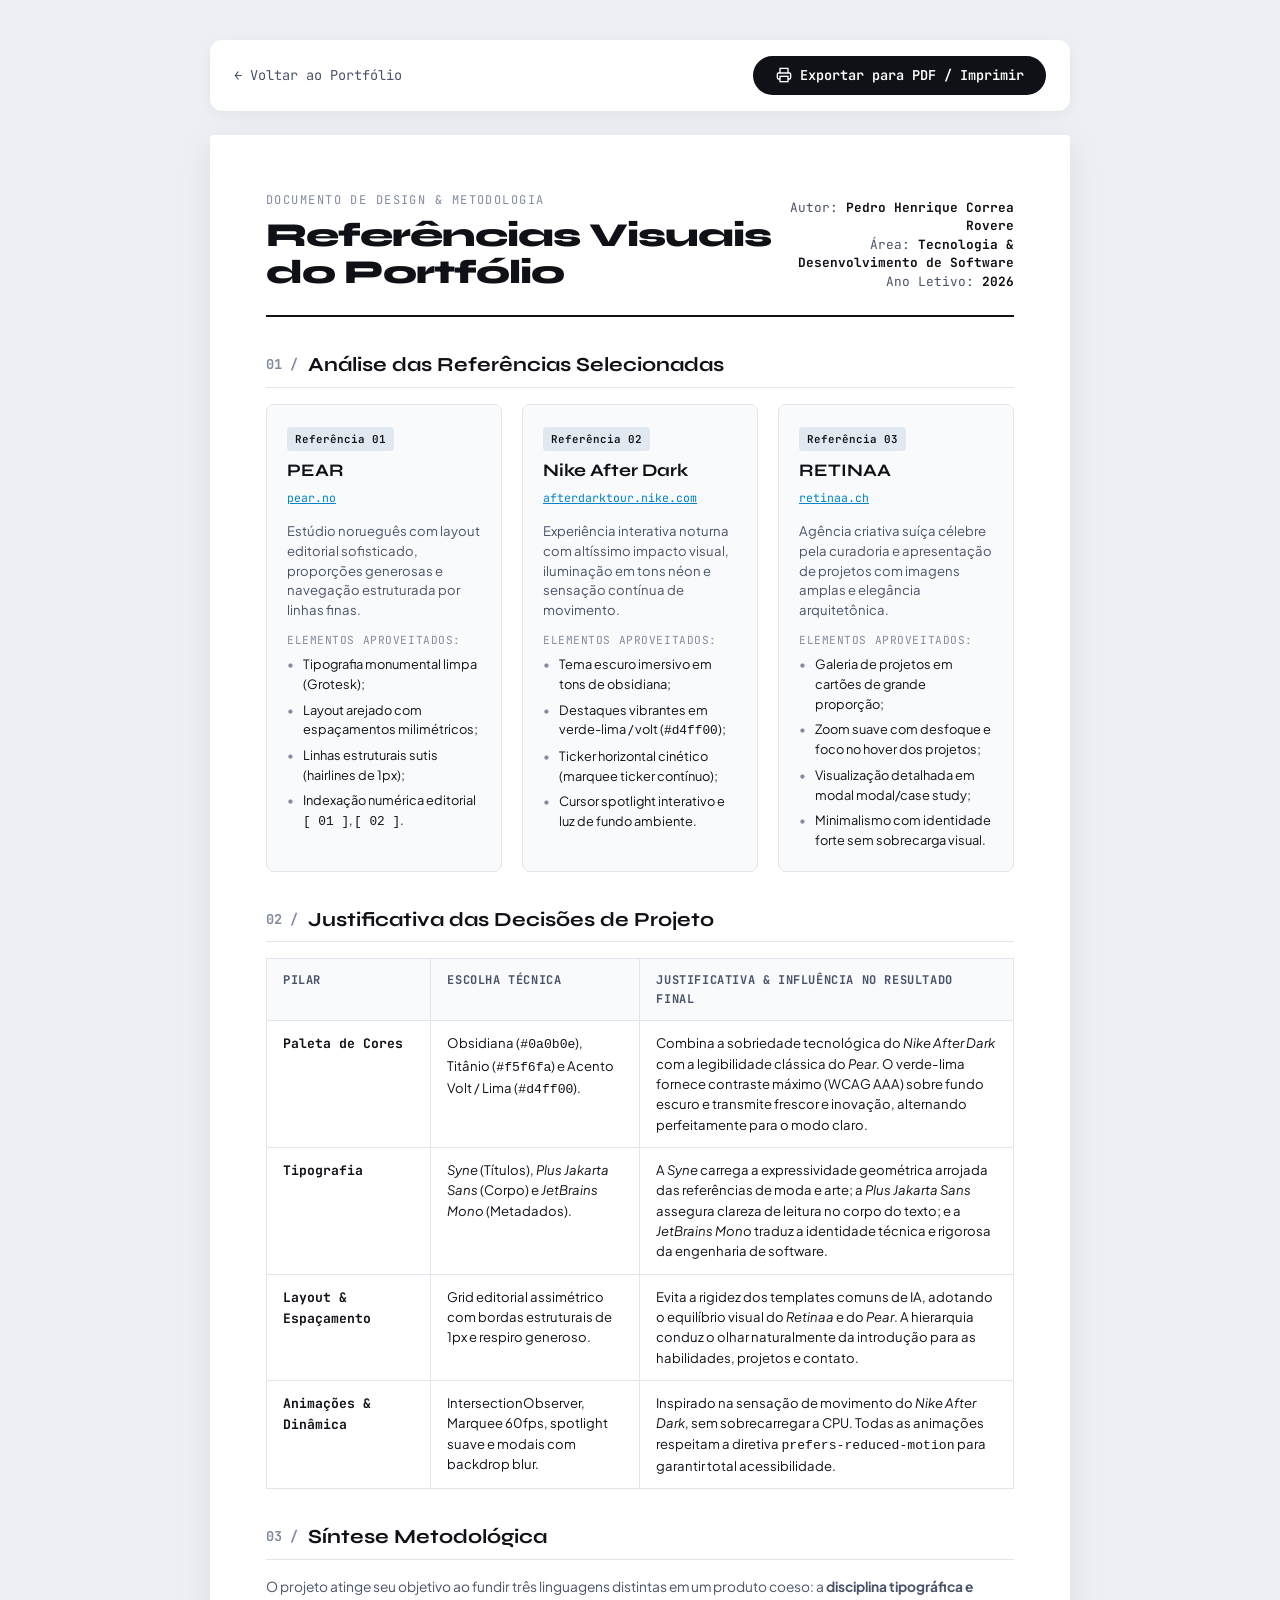
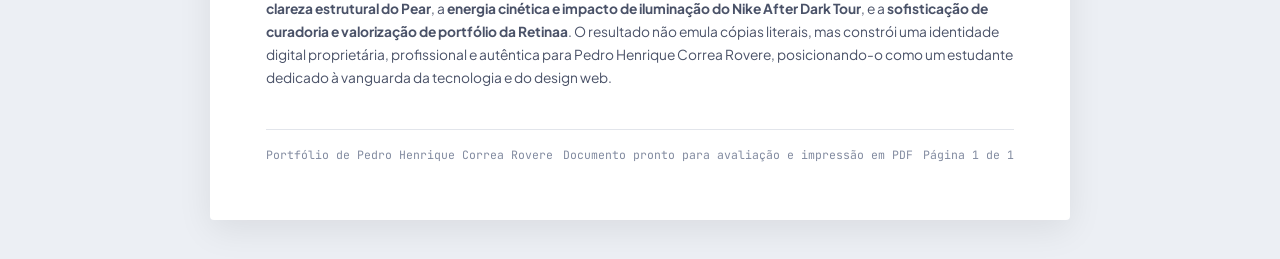
<file: referencias-visuais.html>
<!DOCTYPE html>
<html lang="pt-BR">
<head>
  <meta charset="UTF-8">
  <meta name="viewport" content="width=device-width, initial-scale=1.0">
  <title>Referências Visuais do Portfólio — Pedro Henrique Correa Rovere</title>
  
  <link rel="preconnect" href="https://fonts.googleapis.com">
  <link rel="preconnect" href="https://fonts.gstatic.com" crossorigin>
  <link href="https://fonts.googleapis.com/css2?family=JetBrains+Mono:wght@400;500;600&family=Plus+Jakarta+Sans:wght@400;500;600;700&family=Syne:wght@600;700;800&display=swap" rel="stylesheet">

  <style>
    /* Reset & Variáveis para Documento A4 / Editorial */
    *, *::before, *::after {
      box-sizing: border-box;
      margin: 0;
      padding: 0;
    }

    :root {
      --font-display: 'Syne', sans-serif;
      --font-body: 'Plus Jakarta Sans', sans-serif;
      --font-mono: 'JetBrains Mono', monospace;
      --ink-primary: #0f1117;
      --ink-secondary: #4a5268;
      --ink-muted: #828ba0;
      --border-color: #e2e5eb;
      --accent-lime: #a3e635;
      --accent-dark: #166534;
      --bg-page: #ffffff;
      --bg-subtle: #f8fafc;
    }

    body {
      font-family: var(--font-body);
      background-color: #eceff4;
      color: var(--ink-primary);
      line-height: 1.55;
      padding: 2.5rem 1rem;
      display: flex;
      flex-direction: column;
      align-items: center;
      -webkit-font-smoothing: antialiased;
    }

    /* Barra de Ações (Apenas na tela) */
    .print-actions-bar {
      max-width: 860px;
      width: 100%;
      margin-bottom: 1.5rem;
      display: flex;
      justify-content: space-between;
      align-items: center;
      background: #ffffff;
      padding: 1rem 1.5rem;
      border-radius: 12px;
      box-shadow: 0 4px 15px rgba(0,0,0,0.05);
    }

    .btn-print {
      background: var(--ink-primary);
      color: #ffffff;
      border: none;
      padding: 0.65rem 1.4rem;
      border-radius: 9999px;
      font-family: var(--font-mono);
      font-size: 0.85rem;
      font-weight: 600;
      cursor: pointer;
      display: inline-flex;
      align-items: center;
      gap: 0.5rem;
      transition: background 0.2s;
    }

    .btn-print:hover {
      background: #252a36;
    }

    .btn-back {
      color: var(--ink-secondary);
      text-decoration: none;
      font-family: var(--font-mono);
      font-size: 0.85rem;
      display: inline-flex;
      align-items: center;
      gap: 0.4rem;
    }

    .btn-back:hover {
      color: var(--ink-primary);
    }

    /* Página Documento Estilo Monografia A4 */
    .document-page {
      background: var(--bg-page);
      width: 100%;
      max-width: 860px;
      min-height: 1100px;
      padding: 3.5rem 3.5rem;
      box-shadow: 0 10px 35px rgba(0,0,0,0.08);
      border-radius: 4px;
      position: relative;
    }

    /* Cabeçalho do Documento */
    .doc-header {
      border-bottom: 2px solid var(--ink-primary);
      padding-bottom: 1.5rem;
      margin-bottom: 2rem;
      display: flex;
      justify-content: space-between;
      align-items: flex-end;
    }

    .doc-category-tag {
      font-family: var(--font-mono);
      font-size: 0.75rem;
      letter-spacing: 0.12em;
      text-transform: uppercase;
      color: var(--ink-muted);
      margin-bottom: 0.5rem;
    }

    .doc-title {
      font-family: var(--font-display);
      font-size: 2.1rem;
      font-weight: 800;
      letter-spacing: -0.03em;
      line-height: 1.1;
      color: var(--ink-primary);
    }

    .doc-meta {
      font-family: var(--font-mono);
      font-size: 0.8rem;
      color: var(--ink-secondary);
      text-align: right;
      line-height: 1.45;
    }

    .doc-meta strong {
      color: var(--ink-primary);
    }

    /* Seções de Conteúdo */
    .doc-section {
      margin-bottom: 2rem;
    }

    .doc-section-title {
      font-family: var(--font-display);
      font-size: 1.25rem;
      font-weight: 700;
      color: var(--ink-primary);
      margin-bottom: 1rem;
      display: flex;
      align-items: center;
      gap: 0.6rem;
      border-bottom: 1px solid var(--border-color);
      padding-bottom: 0.4rem;
    }

    .doc-section-title span.num {
      font-family: var(--font-mono);
      font-size: 0.85rem;
      color: var(--ink-muted);
    }

    /* Grid de Referências */
    .refs-grid {
      display: grid;
      grid-template-columns: repeat(3, 1fr);
      gap: 1.25rem;
      margin-bottom: 1.5rem;
    }

    .ref-card {
      background: var(--bg-subtle);
      border: 1px solid var(--border-color);
      border-radius: 8px;
      padding: 1.25rem;
      display: flex;
      flex-direction: column;
    }

    .ref-header {
      margin-bottom: 0.75rem;
    }

    .ref-badge {
      font-family: var(--font-mono);
      font-size: 0.68rem;
      font-weight: 600;
      color: var(--ink-primary);
      background: #e2e8f0;
      padding: 0.2rem 0.5rem;
      border-radius: 4px;
      display: inline-block;
      margin-bottom: 0.4rem;
    }

    .ref-name {
      font-family: var(--font-display);
      font-size: 1.1rem;
      font-weight: 700;
      color: var(--ink-primary);
    }

    .ref-url {
      font-family: var(--font-mono);
      font-size: 0.72rem;
      color: #0284c7;
      word-break: break-all;
      margin-bottom: 0.75rem;
      text-decoration: underline;
    }

    .ref-desc {
      font-size: 0.82rem;
      color: var(--ink-secondary);
      line-height: 1.5;
      margin-bottom: 0.75rem;
    }

    .ref-list-title {
      font-family: var(--font-mono);
      font-size: 0.7rem;
      text-transform: uppercase;
      letter-spacing: 0.05em;
      color: var(--ink-muted);
      margin-bottom: 0.4rem;
    }

    .ref-elements-list {
      list-style: none;
      font-size: 0.8rem;
      color: var(--ink-primary);
      display: flex;
      flex-direction: column;
      gap: 0.35rem;
    }

    .ref-elements-list li {
      position: relative;
      padding-left: 1rem;
    }

    .ref-elements-list li::before {
      content: "•";
      position: absolute;
      left: 0;
      color: var(--ink-muted);
    }

    /* Racional de Design (Tabela / Grid de Justificativas) */
    .rationale-table {
      width: 100%;
      border-collapse: collapse;
      margin-top: 1rem;
      font-size: 0.82rem;
    }

    .rationale-table th,
    .rationale-table td {
      border: 1px solid var(--border-color);
      padding: 0.75rem 1rem;
      text-align: left;
      vertical-align: top;
    }

    .rationale-table th {
      background: var(--bg-subtle);
      font-family: var(--font-mono);
      font-size: 0.75rem;
      text-transform: uppercase;
      letter-spacing: 0.05em;
      color: var(--ink-secondary);
    }

    .rationale-table td strong {
      font-family: var(--font-mono);
      color: var(--ink-primary);
    }

    /* Síntese & Conclusão */
    .synthesis-text {
      font-size: 0.86rem;
      color: var(--ink-secondary);
      line-height: 1.65;
      margin-top: 0.75rem;
    }

    .doc-footer {
      border-top: 1px solid var(--border-color);
      padding-top: 1rem;
      margin-top: 2.5rem;
      display: flex;
      justify-content: space-between;
      font-family: var(--font-mono);
      font-size: 0.72rem;
      color: var(--ink-muted);
    }

    /* --- REGRAS DE IMPRESSÃO / EXPORTAÇÃO PDF --- */
    @media print {
      body {
        background: transparent;
        padding: 0;
      }
      .print-actions-bar {
        display: none !important;
      }
      .document-page {
        box-shadow: none;
        border: none;
        padding: 0;
        max-width: 100%;
        min-height: auto;
      }
      @page {
        margin: 1.5cm;
        size: A4 portrait;
      }
    }

    @media (max-width: 768px) {
      .refs-grid {
        grid-template-columns: 1fr;
      }
      .document-page {
        padding: 2rem 1.5rem;
      }
      .doc-header {
        flex-direction: column;
        align-items: flex-start;
        gap: 1rem;
      }
      .doc-meta {
        text-align: left;
      }
    }
  </style>
</head>
<body>

  <!-- Barra de Ações na Tela -->
  <div class="print-actions-bar">
    <a href="index.html" class="btn-back">
      ← Voltar ao Portfólio
    </a>
    <button class="btn-print" onclick="window.print()">
      <svg width="16" height="16" viewBox="0 0 24 24" fill="none" stroke="currentColor" stroke-width="2"><polyline points="6 9 6 2 18 2 18 9"></polyline><path d="M6 18H4a2 2 0 0 1-2-2v-5a2 2 0 0 1 2-2h16a2 2 0 0 1 2 2v5a2 2 0 0 1-2 2h-2"></path><rect x="6" y="14" width="12" height="8"></rect></svg>
      Exportar para PDF / Imprimir
    </button>
  </div>

  <!-- Folha Principal do Documento -->
  <article class="document-page">
    
    <!-- Cabeçalho -->
    <header class="doc-header">
      <div>
        <div class="doc-category-tag">Documento de Design & Metodologia</div>
        <h1 class="doc-title">Referências Visuais do Portfólio</h1>
      </div>
      <div class="doc-meta">
        <div>Autor: <strong>Pedro Henrique Correa Rovere</strong></div>
        <div>Área: <strong>Tecnologia & Desenvolvimento de Software</strong></div>
        <div>Ano Letivo: <strong>2026</strong></div>
      </div>
    </header>

    <!-- Seção 1: As 3 Referências Visuais -->
    <section class="doc-section">
      <h2 class="doc-section-title">
        <span class="num">01 /</span> Análise das Referências Selecionadas
      </h2>
      
      <div class="refs-grid">
        
        <!-- Referência 1: PEAR -->
        <div class="ref-card">
          <div class="ref-header">
            <span class="ref-badge">Referência 01</span>
            <h3 class="ref-name">PEAR</h3>
            <a href="https://pear.no/?ref=siteinspire" target="_blank" class="ref-url">pear.no</a>
          </div>
          <p class="ref-desc">
            Estúdio norueguês com layout editorial sofisticado, proporções generosas e navegação estruturada por linhas finas.
          </p>
          <div class="ref-list-title">Elementos Aproveitados:</div>
          <ul class="ref-elements-list">
            <li>Tipografia monumental limpa (Grotesk);</li>
            <li>Layout arejado com espaçamentos milimétricos;</li>
            <li>Linhas estruturais sutis (hairlines de 1px);</li>
            <li>Indexação numérica editorial <code>[ 01 ]</code>, <code>[ 02 ]</code>.</li>
          </ul>
        </div>

        <!-- Referência 2: NIKE AFTER DARK TOUR -->
        <div class="ref-card">
          <div class="ref-header">
            <span class="ref-badge">Referência 02</span>
            <h3 class="ref-name">Nike After Dark</h3>
            <a href="https://www.afterdarktour.nike.com/en/la" target="_blank" class="ref-url">afterdarktour.nike.com</a>
          </div>
          <p class="ref-desc">
            Experiência interativa noturna com altíssimo impacto visual, iluminação em tons néon e sensação contínua de movimento.
          </p>
          <div class="ref-list-title">Elementos Aproveitados:</div>
          <ul class="ref-elements-list">
            <li>Tema escuro imersivo em tons de obsidiana;</li>
            <li>Destaques vibrantes em verde-lima / volt (<code>#d4ff00</code>);</li>
            <li>Ticker horizontal cinético (marquee ticker contínuo);</li>
            <li>Cursor spotlight interativo e luz de fundo ambiente.</li>
          </ul>
        </div>

        <!-- Referência 3: RETINAA -->
        <div class="ref-card">
          <div class="ref-header">
            <span class="ref-badge">Referência 03</span>
            <h3 class="ref-name">RETINAA</h3>
            <a href="https://retinaa.ch/?ref=siteinspire" target="_blank" class="ref-url">retinaa.ch</a>
          </div>
          <p class="ref-desc">
            Agência criativa suíça célebre pela curadoria e apresentação de projetos com imagens amplas e elegância arquitetônica.
          </p>
          <div class="ref-list-title">Elementos Aproveitados:</div>
          <ul class="ref-elements-list">
            <li>Galeria de projetos em cartões de grande proporção;</li>
            <li>Zoom suave com desfoque e foco no hover dos projetos;</li>
            <li>Visualização detalhada em modal modal/case study;</li>
            <li>Minimalismo com identidade forte sem sobrecarga visual.</li>
          </ul>
        </div>

      </div>
    </section>

    <!-- Seção 2: Justificativa das Escolhas de Design -->
    <section class="doc-section">
      <h2 class="doc-section-title">
        <span class="num">02 /</span> Justificativa das Decisões de Projeto
      </h2>

      <table class="rationale-table">
        <thead>
          <tr>
            <th style="width: 22%;">Pilar</th>
            <th style="width: 28%;">Escolha Técnica</th>
            <th>Justificativa & Influência no Resultado Final</th>
          </tr>
        </thead>
        <tbody>
          <tr>
            <td><strong>Paleta de Cores</strong></td>
            <td>
              Obsidiana (<code>#0a0b0e</code>), Titânio (<code>#f5f6fa</code>) e Acento Volt / Lima (<code>#d4ff00</code>).
            </td>
            <td>
              Combina a sobriedade tecnológica do <em>Nike After Dark</em> com a legibilidade clássica do <em>Pear</em>. O verde-lima fornece contraste máximo (WCAG AAA) sobre fundo escuro e transmite frescor e inovação, alternando perfeitamente para o modo claro.
            </td>
          </tr>
          <tr>
            <td><strong>Tipografia</strong></td>
            <td>
              <em>Syne</em> (Títulos), <em>Plus Jakarta Sans</em> (Corpo) e <em>JetBrains Mono</em> (Metadados).
            </td>
            <td>
              A <em>Syne</em> carrega a expressividade geométrica arrojada das referências de moda e arte; a <em>Plus Jakarta Sans</em> assegura clareza de leitura no corpo do texto; e a <em>JetBrains Mono</em> traduz a identidade técnica e rigorosa da engenharia de software.
            </td>
          </tr>
          <tr>
            <td><strong>Layout & Espaçamento</strong></td>
            <td>
              Grid editorial assimétrico com bordas estruturais de 1px e respiro generoso.
            </td>
            <td>
              Evita a rigidez dos templates comuns de IA, adotando o equilíbrio visual do <em>Retinaa</em> e do <em>Pear</em>. A hierarquia conduz o olhar naturalmente da introdução para as habilidades, projetos e contato.
            </td>
          </tr>
          <tr>
            <td><strong>Animações & Dinâmica</strong></td>
            <td>
              IntersectionObserver, Marquee 60fps, spotlight suave e modais com backdrop blur.
            </td>
            <td>
              Inspirado na sensação de movimento do <em>Nike After Dark</em>, sem sobrecarregar a CPU. Todas as animações respeitam a diretiva <code>prefers-reduced-motion</code> para garantir total acessibilidade.
            </td>
          </tr>
        </tbody>
      </table>
    </section>

    <!-- Seção 3: Conclusão & Síntese -->
    <section class="doc-section">
      <h2 class="doc-section-title">
        <span class="num">03 /</span> Síntese Metodológica
      </h2>
      <p class="synthesis-text">
        O projeto atinge seu objetivo ao fundir três linguagens distintas em um produto coeso: a <strong>disciplina tipográfica e clareza estrutural do Pear</strong>, a <strong>energia cinética e impacto de iluminação do Nike After Dark Tour</strong>, e a <strong>sofisticação de curadoria e valorização de portfólio da Retinaa</strong>. O resultado não emula cópias literais, mas constrói uma identidade digital proprietária, profissional e autêntica para Pedro Henrique Correa Rovere, posicionando-o como um estudante dedicado à vanguarda da tecnologia e do design web.
      </p>
    </section>

    <!-- Rodapé da Página -->
    <footer class="doc-footer">
      <div>Portfólio de Pedro Henrique Correa Rovere</div>
      <div>Documento pronto para avaliação e impressão em PDF</div>
      <div>Página 1 de 1</div>
    </footer>

  </article>

</body>
</html>
</file>
